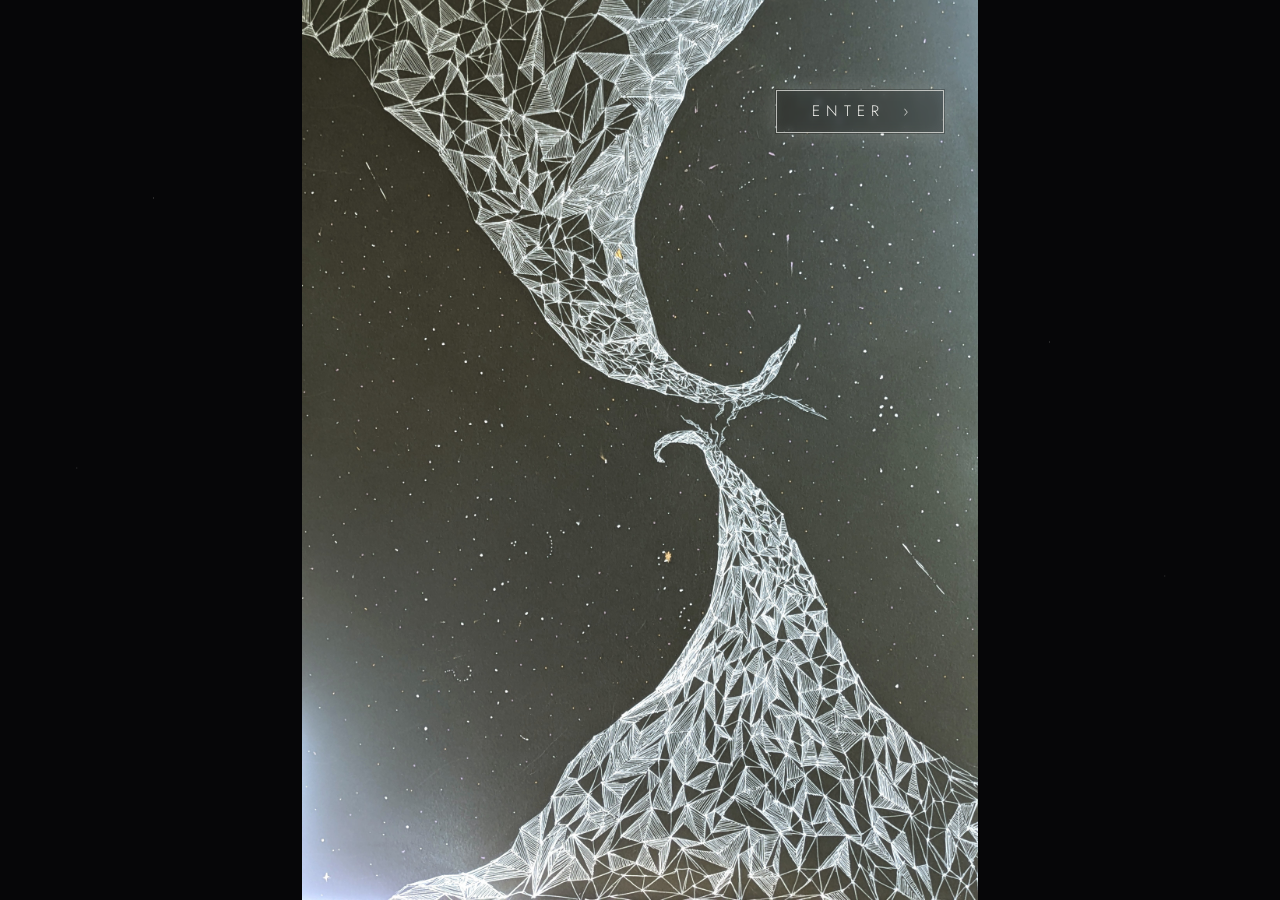
<file: index.html>
<!DOCTYPE html>
<html lang="en">
<head>
  <meta charset="UTF-8" />
  <meta name="viewport" content="width=device-width, initial-scale=1.0" />
  <title>Guinte</title>
  <meta name="description" content="black paper, white ink." />

  <!-- Fonts -->
  <link rel="preconnect" href="https://fonts.googleapis.com">
  <link rel="preconnect" href="https://fonts.gstatic.com" crossorigin>
  <link href="https://fonts.googleapis.com/css2?family=Cormorant+Garamond:ital,wght@0,400;0,500;1,400&family=Jost:wght@300;400&display=swap" rel="stylesheet">

  <link rel="stylesheet" href="css/style.css" />
</head>
<body>
  <div class="starfield"></div>

  <main class="stage">
    <div class="hero-frame">
      <!-- The one button: sits in the bright glow, top-right of the art -->
      <a class="enter" href="gallery.html" aria-label="Enter the gallery">
        Enter
        <span class="arrow" aria-hidden="true">&rsaquo;</span>
      </a>
      <img
        class="hero"
        src="images/main.jpg"
        alt="Two crystalline forms reaching toward each other across a starfield. White ink on black paper." />
    </div>
  </main>
</body>
</html>
</file>
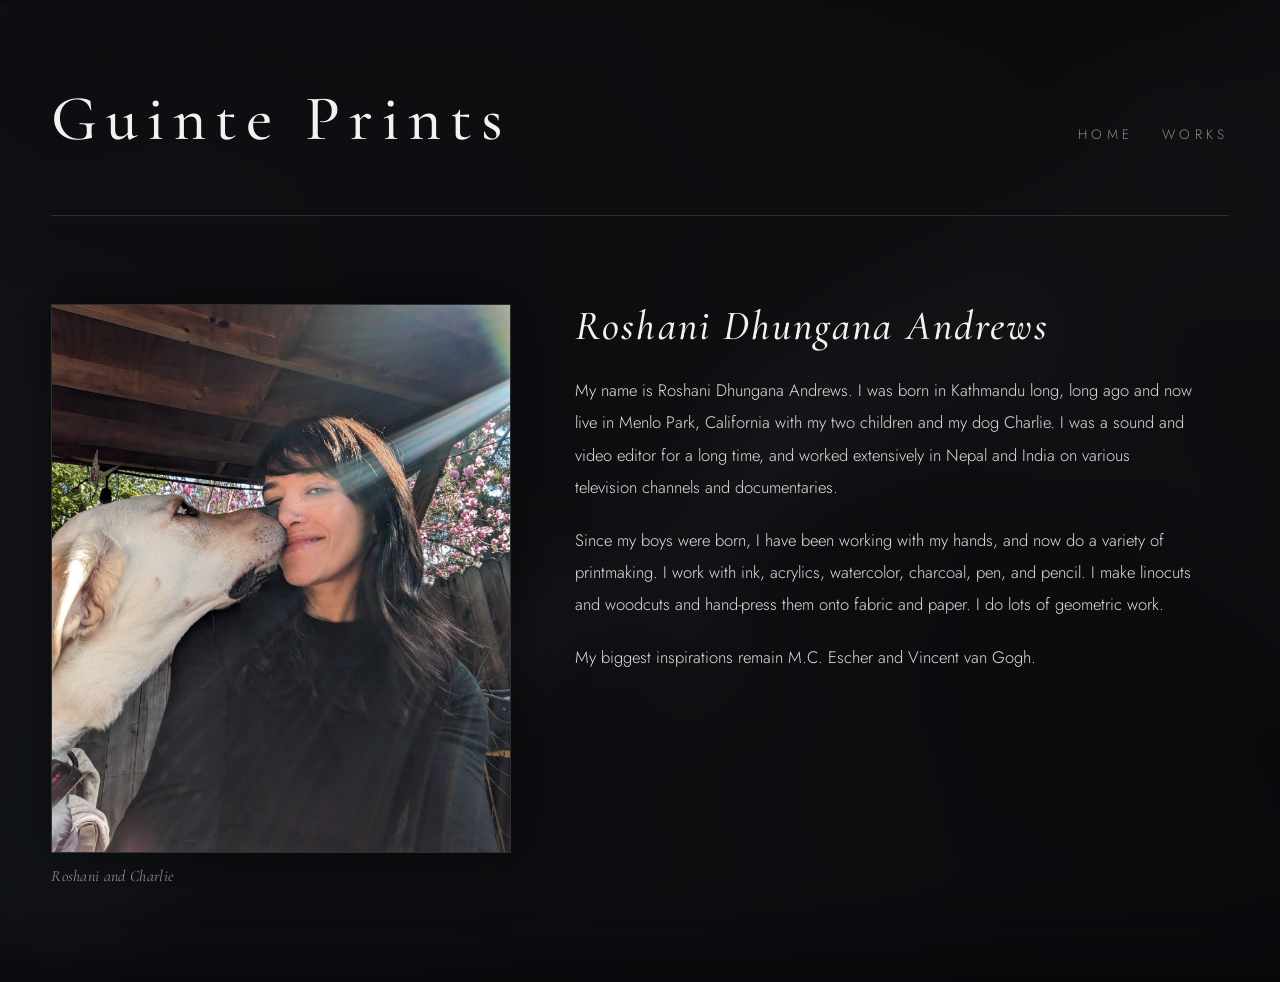
<file: about.html>
<!DOCTYPE html>
<html lang="en">
<head>
  <meta charset="UTF-8" />
  <meta name="viewport" content="width=device-width, initial-scale=1.0" />
  <title>Guinte Prints — About</title>P
  <meta name="description" content="About Roshani Dhungana Andrews — Guinte Prints." />

  <link rel="preconnect" href="https://fonts.googleapis.com">
  <link rel="preconnect" href="https://fonts.gstatic.com" crossorigin>
  <link href="https://fonts.googleapis.com/css2?family=Cormorant+Garamond:ital,wght@0,400;0,500;1,400;1,500&family=Jost:wght@300;400&display=swap" rel="stylesheet">

  <link rel="stylesheet" href="css/style.css" />

  <style>
    /* Blurred main artwork behind everything. To use a different piece,
       change the file name in the url(...) below (e.g. constellationline.jpg). */
    .about-bg {
      position: fixed; inset: 0; z-index: 0; pointer-events: none;
      background: url("images/constellationline.jpg") center / cover no-repeat;
      filter: blur(36px) brightness(0.55) saturate(0.9);
      transform: scale(1.15);            /* scale up so blurred edges don't show */
    }
    .about-bg::after {                    /* dark veil keeps the text readable */
      content: ""; position: absolute; inset: 0;
      background: rgba(6,6,8,0.74);
    }

    .about-wrap { position: relative; z-index: 1; }

    .masthead-nav { display: flex; gap: clamp(1.2rem, 3vw, 1.8rem); }

    .about {
      display: flex; flex-wrap: wrap;
      gap: clamp(2rem, 5vw, 4.5rem);
      align-items: flex-start;
      padding-top: clamp(1rem, 3vw, 2rem);
    }

    .about-portrait { flex: 1 1 300px; max-width: 460px; margin: 0; }
    .about-portrait img {
      width: 100%; height: auto; display: block;
      border: 1px solid var(--line-faint);
      box-shadow: 0 0 55px rgba(0,0,0,0.55);
    }
    .about-portrait figcaption {
      margin-top: 0.8rem; color: var(--line-dim);
      font-family: "Cormorant Garamond", serif; font-style: italic;
      font-size: 1rem; letter-spacing: 0.02em;
    }

    .about-text { flex: 1 1 360px; }
    .about-text h2 {
      font-family: "Cormorant Garamond", serif; font-weight: 500;
      font-style: italic;
      font-size: clamp(1.8rem, 4vw, 2.6rem);
      letter-spacing: 0.05em; line-height: 1.1;
      margin-bottom: 1.5rem;
    }
    .about-text p {
      font-family: "Jost", sans-serif; font-weight: 300;
      font-size: clamp(1.02rem, 1.3vw, 1.15rem);
      line-height: 1.95;
      color: rgba(243,242,238,0.92);
      max-width: 62ch; margin-bottom: 1.25rem;
    }

    @media (max-width: 700px) {
      .about { flex-direction: column; }
      .about-portrait { max-width: 100%; }
    }
  </style>
</head>
<body>
  <div class="about-bg"></div>

  <div class="gallery-wrap about-wrap">
    <header class="masthead">
      <h1 class="wordmark">Guinte Prints</h1>
      <nav class="masthead-nav">
        <a class="back" href="index.html">Home</a>
        <a class="back" href="gallery.html">Works</a>
      </nav>
    </header>

    <section class="about">
      <figure class="about-portrait">
        <img src="images/roshani.jpg"
             alt="Roshani Dhungana Andrews." />
        <figcaption>Roshani and Charlie</figcaption>
      </figure>

      <div class="about-text">
        <h2>Roshani Dhungana Andrews</h2>
        <p>My name is Roshani Dhungana Andrews. I was born in Kathmandu long, long ago and now live in Menlo Park, California with my two children and my dog Charlie. I was a sound and video editor for a long time, and worked extensively in Nepal and India on various television channels and documentaries.</p>
        <p>Since my boys were born, I have been working with my hands, and now do a variety of printmaking. I work with ink, acrylics, watercolor, charcoal, pen, and pencil. I make linocuts and woodcuts and hand-press them onto fabric and paper. I do lots of geometric work.</p>
        <p>My biggest inspirations remain M.C. Escher and Vincent van Gogh.</p>
      </div>
    </section>
  </div>
</body>
</html>
</file>
<file: css/style.css>
/* ============================================================
   GUINTE — shared styles
   Black paper, white ink. Everything floats in the dark.
   ============================================================ */

:root {
  --ink:        #060608;   /* the black of the paper            */
  --ink-soft:   #0c0c10;   /* a hair lighter, for panels        */
  --line:       #f3f2ee;   /* the white ink                     */
  --line-dim:   rgba(243,242,238,0.55);
  --line-faint: rgba(243,242,238,0.14);
  --glow:       rgba(243,242,238,0.85);
}

* { box-sizing: border-box; margin: 0; padding: 0; }

html, body {
  height: 100%;
  background: var(--ink);
  color: var(--line);
  font-family: "Jost", system-ui, sans-serif;
  -webkit-font-smoothing: antialiased;
}

a { color: inherit; text-decoration: none; }

/* A faint, intentional starfield so the black areas around the
   art never look empty on wide screens. Very subtle on purpose. */
.starfield {
  position: fixed;
  inset: 0;
  z-index: 0;
  pointer-events: none;
  background:
    radial-gradient(1px 1px at 12% 22%, rgba(255,255,255,0.5), transparent),
    radial-gradient(1px 1px at 28% 71%, rgba(255,255,255,0.35), transparent),
    radial-gradient(1px 1px at 44% 14%, rgba(255,255,255,0.4),  transparent),
    radial-gradient(1px 1px at 67% 83%, rgba(255,255,255,0.3),  transparent),
    radial-gradient(1px 1px at 82% 38%, rgba(255,255,255,0.45), transparent),
    radial-gradient(1px 1px at 91% 64%, rgba(255,255,255,0.3),  transparent),
    radial-gradient(1px 1px at  6% 52%, rgba(255,255,255,0.3),  transparent),
    radial-gradient(1px 1px at 55% 47%, rgba(255,255,255,0.25), transparent);
  opacity: 0.6;
}

/* ============================================================
   LANDING PAGE
   ============================================================ */

.stage {
  position: relative;
  z-index: 1;
  height: 100svh;
  display: grid;
  place-items: center;
  padding: 0;
}

/* Frame hugs the image so the Enter button can sit relative to the
   ARTWORK's edge (inside the glow) rather than the window corner. */
.hero-frame {
  position: relative;
  display: inline-block;
  line-height: 0;
  max-height: 100svh;
}

/* The artwork: shown whole, never cropped. Because the page is the
   same black as the paper, the empty sides simply disappear. */
.hero {
  max-width: 100%;
  max-height: 100svh;
  width: auto;
  height: auto;
  display: block;
  user-select: none;
  -webkit-user-drag: none;
  opacity: 0;
  animation: rise 1.8s cubic-bezier(.16,1,.3,1) 0.15s forwards;
}

@keyframes rise {
  from { opacity: 0; transform: scale(1.015); filter: brightness(0.7); }
  to   { opacity: 1; transform: scale(1);     filter: brightness(1);   }
}

/* The single Enter button — sits in the bright glow, top-right.
   Glass + hairline + a slow sheen so it reads shiny and stays
   legible over both the lit area and the dark. */
.enter {
  position: absolute;
  top: clamp(1.1rem, 10%, 7rem);
  right: clamp(1.1rem, 5%, 3rem);
  z-index: 3;

  display: inline-flex;
  align-items: center;
  gap: 0.7em;

  padding: 0.85em 1.9em;
  font-family: "Jost", sans-serif;
  font-weight: 300;
  font-size: clamp(0.95rem, 1.1vw, 1.05rem);
  letter-spacing: 0.42em;
  text-transform: uppercase;
  text-indent: 0.42em;            /* balances the tracking */
  line-height: 1;
  color: var(--line);

  background: rgba(8,8,10,0.28);
  border: 1px solid rgba(243,242,238,0.7);
  border-radius: 0;
  backdrop-filter: blur(3px);
  -webkit-backdrop-filter: blur(3px);

  box-shadow:
    0 0 0 1px rgba(0,0,0,0.25),
    0 0 22px rgba(243,242,238,0.18),
    inset 0 0 14px rgba(243,242,238,0.06);

  overflow: hidden;
  cursor: pointer;
  opacity: 0;
  animation: fade-in 1.2s ease 1.1s forwards;
  transition: box-shadow .5s ease, border-color .5s ease,
              letter-spacing .5s ease, background .5s ease;
}

/* moving sheen */
.enter::before {
  content: "";
  position: absolute;
  top: 0; left: -60%;
  width: 40%; height: 100%;
  background: linear-gradient(
    100deg, transparent, rgba(255,255,255,0.55), transparent);
  transform: skewX(-18deg);
  animation: sheen 4.5s ease-in-out infinite;
}

.enter .arrow {
  display: inline-block;
  transform: translateX(0);
  transition: transform .5s cubic-bezier(.16,1,.3,1);
  opacity: 0.85;
}

.enter:hover {
  border-color: #fff;
  letter-spacing: 0.5em;
  background: rgba(8,8,10,0.15);
  box-shadow:
    0 0 0 1px rgba(0,0,0,0.25),
    0 0 40px rgba(243,242,238,0.4),
    inset 0 0 18px rgba(243,242,238,0.12);
}
.enter:hover .arrow { transform: translateX(4px); }
.enter:focus-visible { outline: 2px solid #fff; outline-offset: 4px; }

@keyframes sheen {
  0%   { left: -60%; }
  55%  { left: 130%; }
  100% { left: 130%; }
}
@keyframes fade-in { to { opacity: 1; } }

/* ============================================================
   GALLERY PAGE
   ============================================================ */

.gallery-wrap {
  position: relative;
  z-index: 1;
  max-width: 1500px;
  margin: 0 auto;
  padding: clamp(2rem, 5vw, 4.5rem) clamp(1.2rem, 4vw, 3.5rem) 6rem;
}

.masthead {
  display: flex;
  align-items: baseline;
  justify-content: space-between;
  flex-wrap: wrap;
  gap: 1rem;
  padding-bottom: clamp(2rem, 5vw, 4rem);
  border-bottom: 1px solid var(--line-faint);
  margin-bottom: clamp(2rem, 5vw, 3.5rem);
}

.wordmark {
  font-family: "Cormorant Garamond", serif;
  font-weight: 500;
  font-size: clamp(2.2rem, 6vw, 4rem);
  letter-spacing: 0.14em;
  line-height: 1;
}

.masthead .back {
  font-weight: 300;
  font-size: 0.85rem;
  letter-spacing: 0.32em;
  text-transform: uppercase;
  color: var(--line-dim);
  transition: color .4s ease;
}
.masthead .back:hover { color: var(--line); }

/* Masonry-feeling grid that keeps each piece's true proportions. */
.grid {
  display: flex;
  flex-wrap: wrap;
  gap: clamp(0.55rem, 1.3vw, 1rem);
}

.tile {
  position: relative;
  display: block;
  margin: 0;
  cursor: zoom-in;
  background: var(--ink-soft);
  border: 1px solid var(--line-faint);
  overflow: hidden;
  opacity: 0;
  transform: translateY(14px);
  animation: tile-in .8s cubic-bezier(.16,1,.3,1) forwards;
  /* width & height are set automatically by the layout script */
}

.tile img {
  display: block;
  width: 100%;
  height: 100%;
  object-fit: cover;   /* tile is sized to the image's true shape, so nothing is cropped */
  transition: transform .9s cubic-bezier(.16,1,.3,1), filter .6s ease;
}
.tile:hover img { transform: scale(1.04); filter: brightness(1.08); }

.tile .cap {
  position: absolute;
  inset: auto 0 0 0;
  padding: 1.4rem 1rem 0.9rem;
  background: linear-gradient(to top, rgba(0,0,0,0.78), transparent);
  font-size: 0.82rem;
  letter-spacing: 0.04em;
  opacity: 0;
  transform: translateY(8px);
  transition: opacity .45s ease, transform .45s ease;
}
.tile:hover .cap { opacity: 1; transform: translateY(0); }
.tile .cap .meta {
  color: var(--line-dim);
  font-style: italic;
  font-family: "Cormorant Garamond", serif;
  font-size: 0.95rem;
}

@keyframes tile-in {
  to { opacity: 1; transform: translateY(0); }
}

.empty-note {
  color: var(--line-dim);
  font-style: italic;
  font-family: "Cormorant Garamond", serif;
  font-size: 1.2rem;
  padding: 3rem 0;
}

/* ---- Lightbox ---- */
.lightbox {
  position: fixed;
  inset: 0;
  z-index: 50;
  display: none;
  place-items: center;
  padding: 4vmin;
  background: rgba(3,3,5,0.94);
  backdrop-filter: blur(6px);
  -webkit-backdrop-filter: blur(6px);
  cursor: zoom-out;
}
.lightbox.open { display: grid; animation: fade-in .35s ease; }
.lightbox img {
  max-width: 100%;
  max-height: 84vh;
  box-shadow: 0 0 60px rgba(243,242,238,0.12);
}
.lightbox .lb-cap {
  position: absolute;
  bottom: 3.5vmin;
  left: 0; right: 0;
  text-align: center;
  font-family: "Cormorant Garamond", serif;
  font-style: italic;
  color: var(--line-dim);
  font-size: 1.05rem;
  letter-spacing: 0.03em;
}
.lightbox .lb-close {
  position: absolute;
  top: 3vmin; right: 3.5vmin;
  font-size: 1.6rem;
  font-weight: 300;
  color: var(--line);
  opacity: 0.7;
  line-height: 1;
}
.lb-nav {
  position: absolute;
  top: 50%;
  transform: translateY(-50%);
  width: 54px; height: 54px;
  display: grid; place-items: center;
  font-size: 1.9rem; line-height: 1;
  color: var(--line);
  background: rgba(8,8,10,0.35);
  border: 1px solid rgba(243,242,238,0.5);
  border-radius: 999px;
  backdrop-filter: blur(3px);
  cursor: pointer;
  z-index: 60;
  transition: background .3s ease, border-color .3s ease;
}
.lb-nav:hover { background: rgba(8,8,10,0.6); border-color: #fff; }
.lb-prev { left: clamp(0.8rem, 3vw, 2rem); }
.lb-next { right: clamp(0.8rem, 3vw, 2rem); }
@media (max-width: 520px) { .lb-nav { width: 44px; height: 44px; font-size: 1.5rem; } }

@media (max-width: 520px) {
  .enter { letter-spacing: 0.3em; padding: 0.75em 1.5em; }
  
}
</file>
